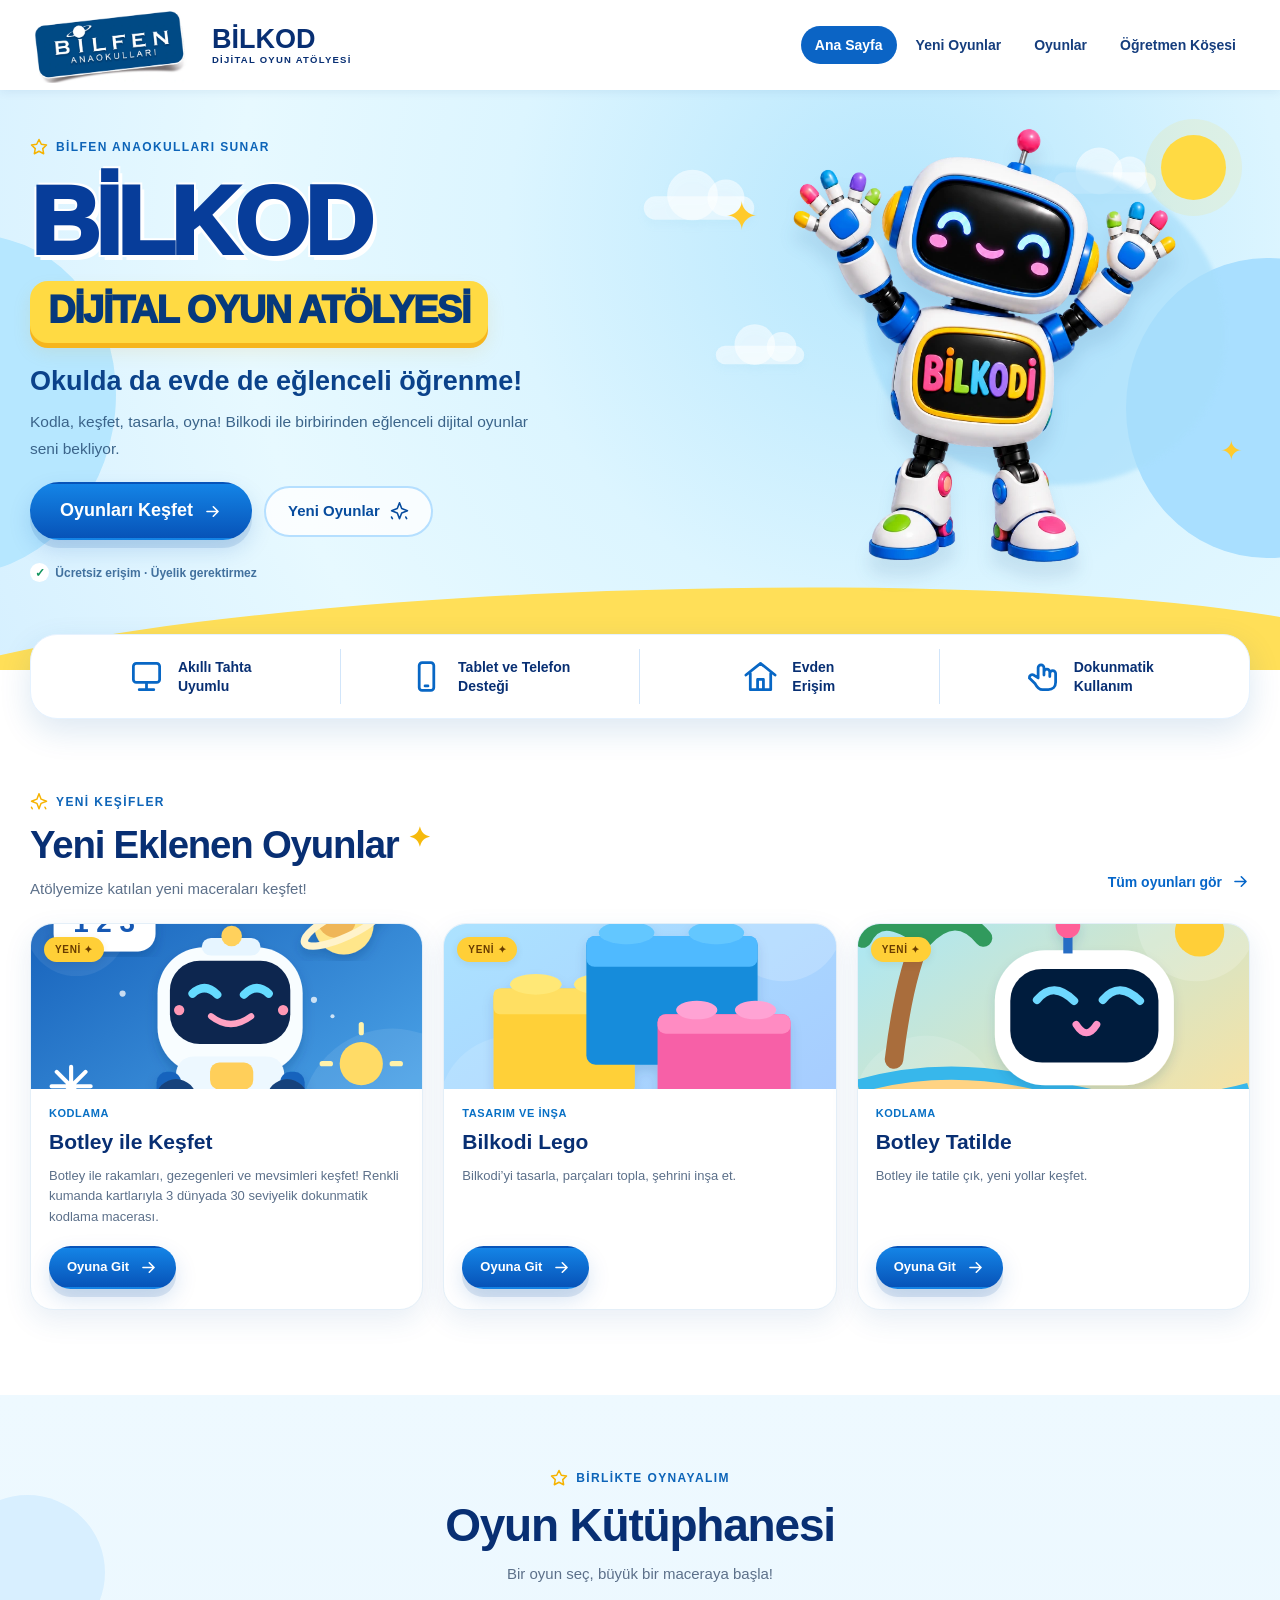
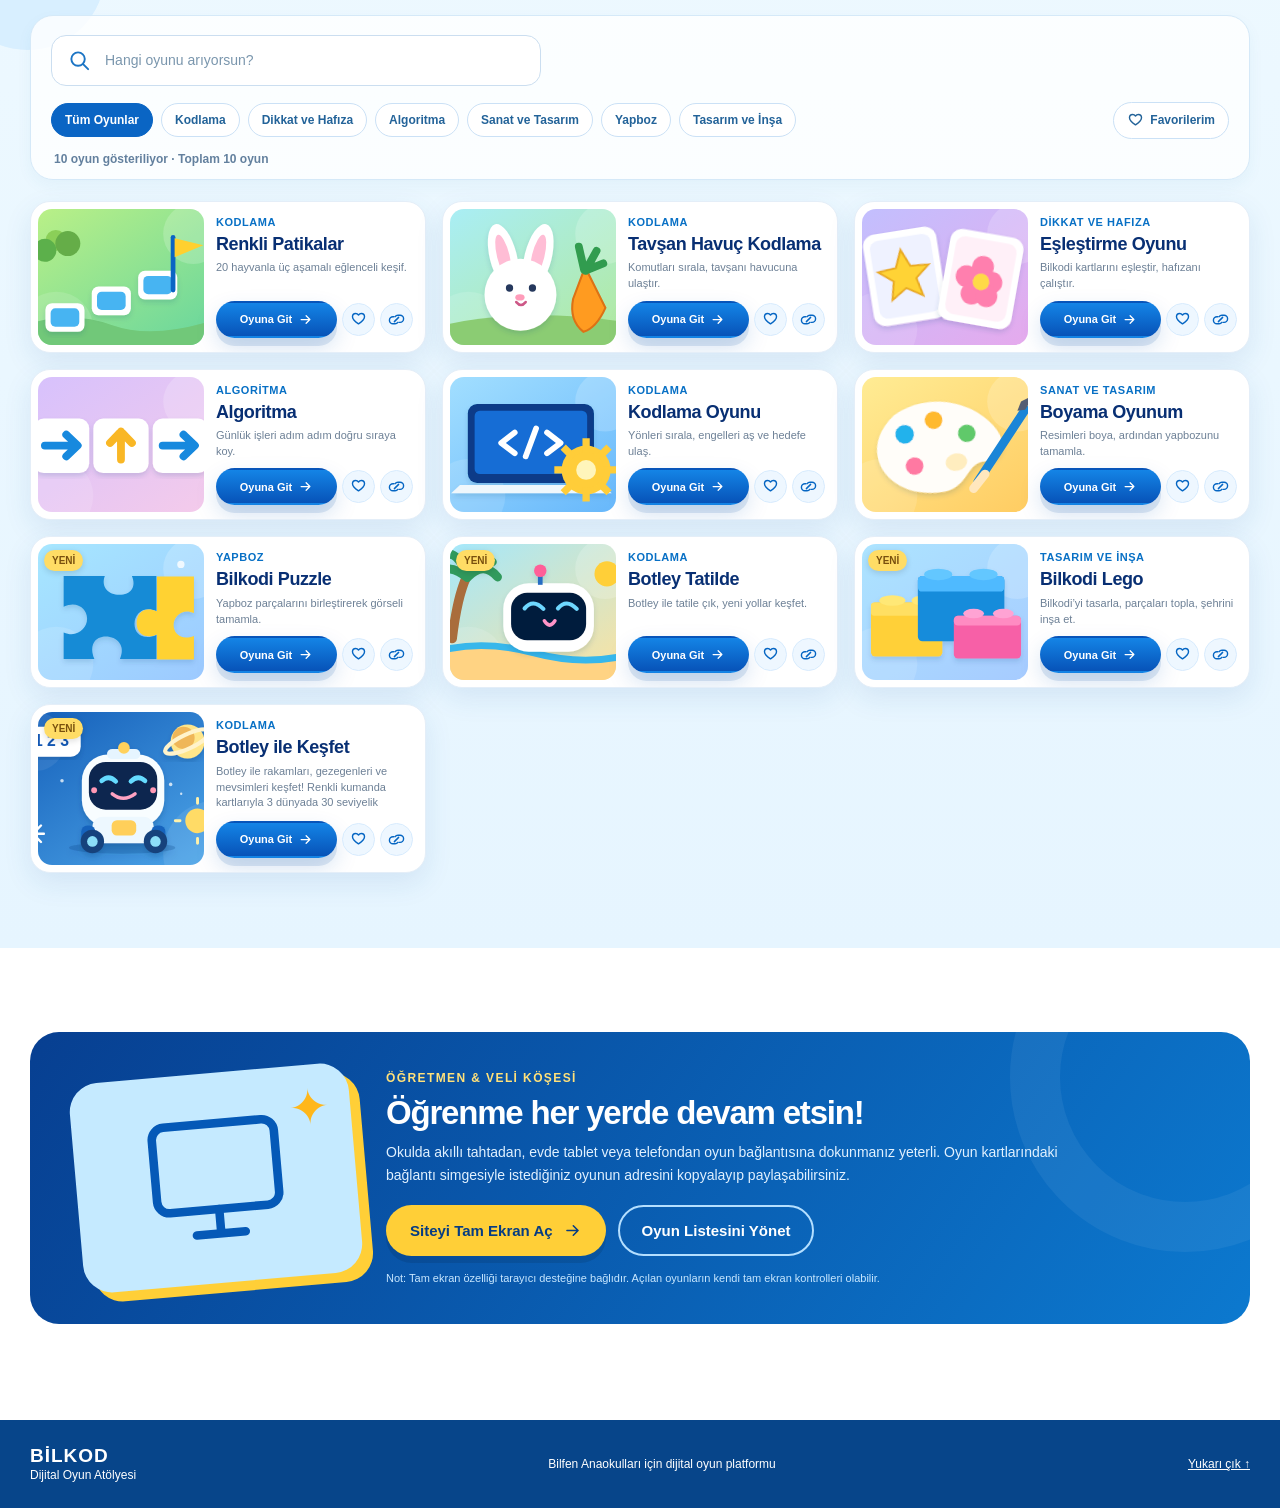
<file: index.html>
<!doctype html>
<html lang="tr">
<head>
  <meta charset="utf-8">
  <meta name="viewport" content="width=device-width, initial-scale=1, viewport-fit=cover">
  <meta name="theme-color" content="#0757a7">
  <meta name="description" content="BİLKOD Dijital Oyun Atölyesi: Bilfen Anaokulları için okulda ve evde kullanılabilen eğitici dijital oyunlar.">
  <title>BİLKOD | Dijital Oyun Atölyesi</title>
  <link rel="icon" href="assets/favicon.svg" type="image/svg+xml">
  <link rel="stylesheet" href="styles.css">
  <script defer src="yedek-oyunlar.js"></script>
  <script defer src="main.js"></script>
</head>
<body>
  <svg class="svg-symbols" aria-hidden="true" xmlns="http://www.w3.org/2000/svg"><symbol id="icon-arrow" viewBox="0 0 24 24"><path d="M5 12h14m-6-6 6 6-6 6"/></symbol><symbol id="icon-search" viewBox="0 0 24 24"><circle cx="10.5" cy="10.5" r="7"/><path d="m16 16 5 5"/></symbol><symbol id="icon-heart" viewBox="0 0 24 24"><path d="M20.5 8.2c0 4.4-8.5 10-8.5 10s-8.5-5.6-8.5-10c0-2.7 1.9-4.7 4.5-4.7 1.8 0 3.1 1 4 2.2.9-1.2 2.3-2.2 4-2.2 2.6 0 4.5 2 4.5 4.7Z"/></symbol><symbol id="icon-link" viewBox="0 0 24 24"><path d="M9 15 15 9M8 8h-1a5 5 0 0 0 0 10h3a5 5 0 0 0 4-2m-4-8a5 5 0 0 1 4-2h3a5 5 0 0 1 0 10h-1"/></symbol><symbol id="icon-board" viewBox="0 0 24 24"><rect x="3" y="3" width="18" height="13" rx="2"/><path d="M12 16v5m-5 0h10"/></symbol><symbol id="icon-phone" viewBox="0 0 24 24"><rect x="7" y="2.5" width="10" height="19" rx="2"/><path d="M11 18.5h2"/></symbol><symbol id="icon-home" viewBox="0 0 24 24"><path d="m2 11 10-8 10 8M5 10v11h14V10M10 21v-7h4v7"/></symbol><symbol id="icon-touch" viewBox="0 0 24 24"><path d="M9 13V6a2 2 0 0 1 4 0v5m0-2a2 2 0 0 1 4 0v3m0-2a2 2 0 0 1 4 0v6c0 3-2 5-5 5h-4c-2 0-4-2-5-4L3 13a2 2 0 0 1 3-2l3 2"/></symbol><symbol id="icon-star" viewBox="0 0 24 24"><path d="m12 2 3.1 6.3L22 9.3l-5 4.9 1.2 6.8-6.2-3.3-6.2 3.3L7 14.2l-5-4.9 6.9-1Z"/></symbol><symbol id="icon-sparkle" viewBox="0 0 24 24"><path d="m12 1 2.8 7.2L22 11l-7.2 2.8L12 21l-2.8-7.2L2 11l7.2-2.8ZM20 19l1 2m-19-2 1 2"/></symbol><symbol id="icon-sun" viewBox="0 0 24 24"><circle cx="12" cy="12" r="4"/><path d="M12 2v2m0 16v2M4.9 4.9l1.4 1.4m11.4 11.4 1.4 1.4M2 12h2m16 0h2M4.9 19.1l1.4-1.4M17.7 6.3l1.4-1.4"/></symbol><symbol id="icon-screen" viewBox="0 0 24 24"><rect x="2" y="3" width="20" height="14" rx="2"/><path d="M8 21h8M12 17v4"/></symbol><symbol id="icon-menu" viewBox="0 0 24 24"><path d="M4 6h16M4 12h16M4 18h16"/></symbol></svg>
  <a class="skip-link" href="#oyunlar">Oyunlara geç</a>
  <header class="site-header" id="ana-sayfa">
    <div class="container header-layout">
      <a class="logo-link" href="#ana-sayfa" aria-label="BİLKOD ana sayfa"><img src="assets/bilfen-logo.webp" width="195" height="94" alt="Bilfen Anaokulları logosu"></a>
      <a href="#ana-sayfa" class="header-wordmark"><span>BİLKOD</span><small>DİJİTAL OYUN ATÖLYESİ</small></a>
      <nav class="header-nav" id="menu" aria-label="Ana menü">
        <a href="#ana-sayfa" class="nav-current">Ana Sayfa</a><a href="#yeni-oyunlar">Yeni Oyunlar</a><a href="#oyunlar">Oyunlar</a><a href="#ogretmen">Öğretmen Köşesi</a>
      </nav>
      <button class="mobile-menu" type="button" id="menuBtn" aria-expanded="false" aria-controls="menu" aria-label="Menüyü aç"><svg class="icon"><use href="#icon-menu"/></svg></button>
    </div>
  </header>

  <main>
    <section class="hero" aria-labelledby="heroTitle">
      <div class="cloud cloud-one"></div><div class="cloud cloud-two"></div><div class="cloud cloud-three"></div>
      <div class="container hero-inner">
        <div class="hero-copy">
          <span class="eyebrow"><svg class="icon"><use href="#icon-star"/></svg> BİLFEN ANAOKULLARI SUNAR</span>
          <h1 id="heroTitle"><span class="hero-big-title">BİLKOD</span><span class="hero-sub-title">DİJİTAL OYUN ATÖLYESİ</span></h1>
          <p class="hero-lead">Okulda da evde de <strong>eğlenceli öğrenme!</strong></p>
          <p class="hero-desc">Kodla, keşfet, tasarla, oyna! Bilkodi ile birbirinden eğlenceli dijital oyunlar seni bekliyor.</p>
          <div class="hero-buttons"><a class="button button-primary hero-cta" href="#oyunlar">Oyunları Keşfet <svg class="icon"><use href="#icon-arrow"/></svg></a><a class="button button-ghost" href="#yeni-oyunlar">Yeni Oyunlar <svg class="icon"><use href="#icon-sparkle"/></svg></a></div>
          <span class="hero-small-note"><span class="small-check">✓</span> Ücretsiz erişim · Üyelik gerektirmez</span>
        </div>
        <div class="hero-visual"><div class="hero-sun" aria-hidden="true"></div><div class="hero-blob" aria-hidden="true"></div><img class="hero-robot" src="assets/bilkodi.webp" alt="Ellerini neşeyle kaldırmış Bilkodi robot karakteri" width="762" height="858"><span class="hero-floating floating-one" aria-hidden="true">✦</span><span class="hero-floating floating-two" aria-hidden="true">✦</span></div>
      </div>
      <div class="hero-hill" aria-hidden="true"></div>
    </section>

    <section class="feature-strip container" aria-label="Platform özellikleri">
      <div class="feature"><span class="feature-icon"><svg class="icon"><use href="#icon-board"/></svg></span><span>Akıllı Tahta<br>Uyumlu</span></div>
      <div class="feature"><span class="feature-icon"><svg class="icon"><use href="#icon-phone"/></svg></span><span>Tablet ve Telefon<br>Desteği</span></div>
      <div class="feature"><span class="feature-icon"><svg class="icon"><use href="#icon-home"/></svg></span><span>Evden<br>Erişim</span></div>
      <div class="feature"><span class="feature-icon"><svg class="icon"><use href="#icon-touch"/></svg></span><span>Dokunmatik<br>Kullanım</span></div>
    </section>

    <section class="section latest-section container" id="yeni-oyunlar">
      <div class="section-intro"><div><span class="section-kicker"><svg class="icon"><use href="#icon-sparkle"/></svg> YENİ KEŞİFLER</span><h2>Yeni Eklenen Oyunlar <span class="title-spark">✦</span></h2><p>Atölyemize katılan yeni maceraları keşfet!</p></div><a class="text-link" href="#oyunlar">Tüm oyunları gör <svg class="icon"><use href="#icon-arrow"/></svg></a></div>
      <div class="latest-grid" id="latestGrid" aria-live="polite"><p class="load-message">Oyunlar yükleniyor…</p></div>
    </section>

    <section class="library-wrap" id="oyunlar">
      <div class="container section">
        <div class="library-heading"><span class="section-kicker"><svg class="icon"><use href="#icon-star"/></svg> BİRLİKTE OYNAYALIM</span><h2>Oyun Kütüphanesi</h2><p>Bir oyun seç, büyük bir maceraya başla!</p></div>
        <div class="filters-panel">
          <label class="search-box"><svg class="icon"><use href="#icon-search"/></svg><span class="sr-only">Oyun ara</span><input id="searchInput" type="search" placeholder="Hangi oyunu arıyorsun?" autocomplete="off" spellcheck="false" aria-label="Oyun ara"></label>
          <div class="filter-row"><div class="category-filters" id="categoryFilters" aria-label="Oyun kategorileri"><button type="button" class="filter-pill active" data-category="Tümü" aria-pressed="true">Tüm Oyunlar</button></div><button type="button" class="favorites-filter" id="favoritesFilter" aria-pressed="false"><svg class="icon"><use href="#icon-heart"/></svg> Favorilerim</button></div>
          <div class="result-row"><span id="resultCount">9 oyun seni bekliyor</span><button type="button" id="resetFilters" class="plain-link" hidden>Filtreleri temizle</button></div>
        </div>
        <div class="games-grid" id="gamesGrid" aria-live="polite"><p class="load-message">Oyunlar yükleniyor…</p></div>
        <div class="empty-state" id="emptyState" hidden><div class="empty-icon">🔎</div><h3>Burada henüz oyun yok</h3><p>Başka bir oyun adı veya kategori deneyebilirsin.</p><button type="button" class="button button-primary" id="emptyReset">Tüm oyunları göster</button></div>
      </div>
    </section>

    <section class="container section teacher-section" id="ogretmen">
      <div class="teacher-panel"><div class="teacher-illustration" aria-hidden="true"><svg class="icon"><use href="#icon-screen"/></svg><span>✦</span></div><div class="teacher-copy"><span class="section-kicker">ÖĞRETMEN & VELİ KÖŞESİ</span><h2>Öğrenme her yerde devam etsin!</h2><p>Okulda akıllı tahtadan, evde tablet veya telefondan oyun bağlantısına dokunmanız yeterli. Oyun kartlarındaki bağlantı simgesiyle istediğiniz oyunun adresini kopyalayıp paylaşabilirsiniz.</p><div class="teacher-actions"><button type="button" class="button button-primary" id="fullscreenBtn">Siteyi Tam Ekran Aç <svg class="icon"><use href="#icon-arrow"/></svg></button><a href="yonetim.html" class="button button-outline">Oyun Listesini Yönet</a></div><p class="teacher-mini">Not: Tam ekran özelliği tarayıcı desteğine bağlıdır. Açılan oyunların kendi tam ekran kontrolleri olabilir.</p></div></div>
    </section>
  </main>
  <footer class="site-footer"><div class="container footer-row"><div class="footer-brand"><strong>BİLKOD</strong> <span>Dijital Oyun Atölyesi</span></div><span>Bilfen Anaokulları için dijital oyun platformu</span><a href="#ana-sayfa">Yukarı çık ↑</a></div></footer>
  <div class="toast" id="toast" role="status" aria-live="polite"></div>
</body>
</html>
</file>
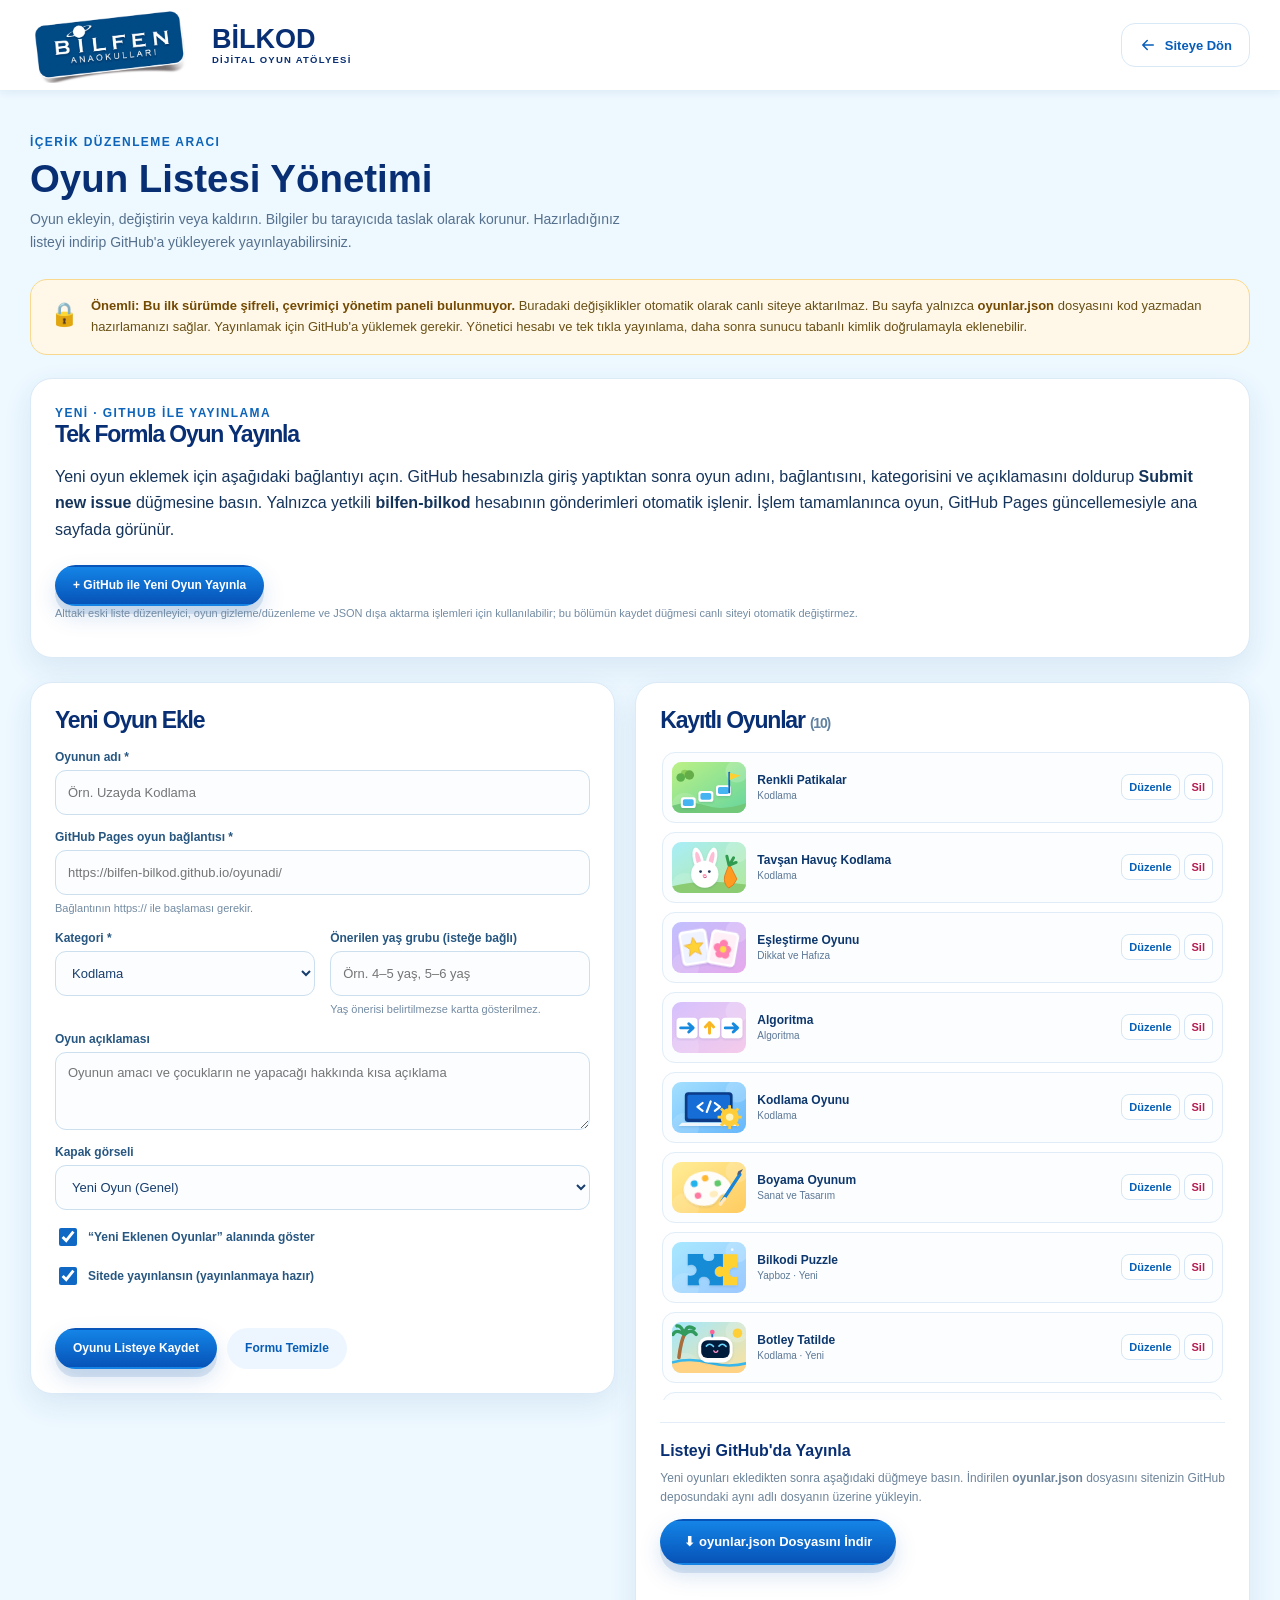
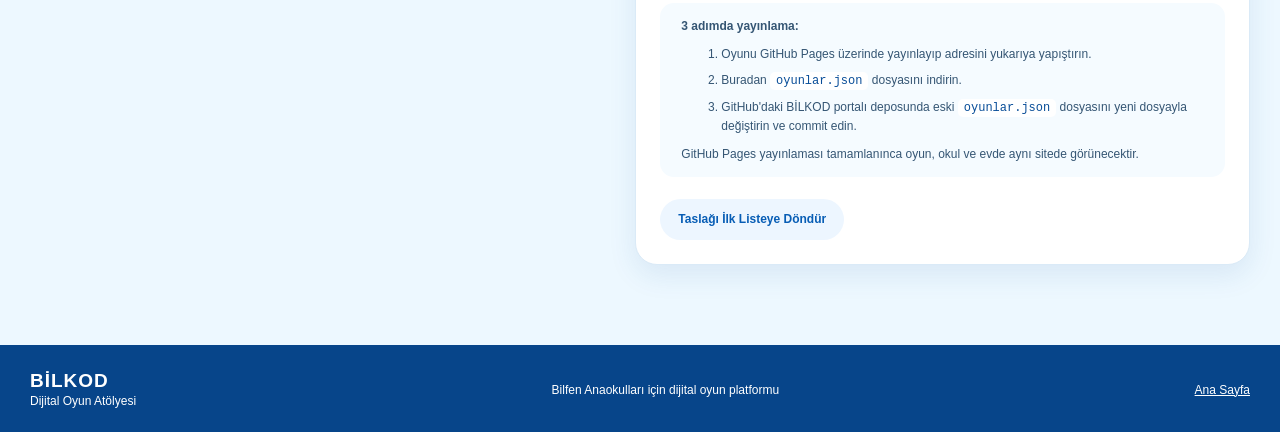
<file: yonetim-eski.html>
<!doctype html>
<html lang="tr"><head><meta charset="utf-8"><meta name="viewport" content="width=device-width, initial-scale=1"><meta name="robots" content="noindex,nofollow"><meta name="theme-color" content="#0757a7"><title>BİLKOD | Gelişmiş Liste Düzenleyici</title><link rel="icon" type="image/svg+xml" href="assets/favicon.svg"><link rel="stylesheet" href="styles.css"><script defer src="yedek-oyunlar.js"></script><script defer src="yonetim.js"></script></head>
<body>
<svg class="svg-symbols" aria-hidden="true"><symbol id="icon-arrow" viewBox="0 0 24 24"><path d="M5 12h14m-6-6 6 6-6 6"/></symbol></svg>
<header class="site-header"><div class="container header-layout"><a class="logo-link" href="index.html"><img src="assets/bilfen-logo.webp" width="195" height="94" alt="Bilfen Anaokulları"></a><a href="index.html" class="header-wordmark"><span>BİLKOD</span><small>DİJİTAL OYUN ATÖLYESİ</small></a><a href="index.html" class="admin-return" style="margin-left:auto"><svg class="icon"><use href="#icon-arrow"/></svg> Siteye Dön</a></div></header>
<main class="admin-main"><div class="container"><div class="admin-lead"><div><span class="section-kicker">İÇERİK DÜZENLEME ARACI</span><h1>Oyun Listesi Yönetimi</h1><p>Oyun ekleyin, değiştirin veya kaldırın. Bilgiler bu tarayıcıda taslak olarak korunur. Hazırladığınız listeyi indirip GitHub'a yükleyerek yayınlayabilirsiniz.</p></div></div>
<div class="admin-warning"><span style="font-size:23px" aria-hidden="true">🔒</span><div><strong>Önemli: Bu ilk sürümde şifreli, çevrimiçi yönetim paneli bulunmuyor.</strong> Buradaki değişiklikler otomatik olarak canlı siteye aktarılmaz. Bu sayfa yalnızca <strong>oyunlar.json</strong> dosyasını kod yazmadan hazırlamanızı sağlar. Yayınlamak için GitHub'a yüklemek gerekir. Yönetici hesabı ve tek tıkla yayınlama, daha sonra sunucu tabanlı kimlik doğrulamayla eklenebilir.</div></div>
<section class="admin-card" style="margin-bottom:24px"><span class="section-kicker">YENİ · GITHUB İLE YAYINLAMA</span><h2>Tek Formla Oyun Yayınla</h2><p>Yeni oyun eklemek için aşağıdaki bağlantıyı açın. GitHub hesabınızla giriş yaptıktan sonra oyun adını, bağlantısını, kategorisini ve açıklamasını doldurup <strong>Submit new issue</strong> düğmesine basın. Yalnızca yetkili <strong>bilfen-bilkod</strong> hesabının gönderimleri otomatik işlenir. İşlem tamamlanınca oyun, GitHub Pages güncellemesiyle ana sayfada görünür.</p><div class="form-buttons"><a class="button button-primary" href="https://github.com/bilfen-bilkod/-bilkod-dijital-oyun-atolyesi/issues/new?template=yeni-oyun.yml" target="_blank" rel="noopener noreferrer">+ GitHub ile Yeni Oyun Yayınla</a></div><p class="form-help">Alttaki eski liste düzenleyici, oyun gizleme/düzenleme ve JSON dışa aktarma işlemleri için kullanılabilir; bu bölümün kaydet düğmesi canlı siteyi otomatik değiştirmez.</p></section><div class="admin-layout"><section class="admin-card"><h2 id="formTitle">Yeni Oyun Ekle</h2><form id="gameForm" novalidate><input type="hidden" id="editingId"><div class="form-grid"><div class="form-field span2"><label for="gameTitle">Oyunun adı *</label><input id="gameTitle" maxlength="90" placeholder="Örn. Uzayda Kodlama" required></div><div class="form-field span2"><label for="gameUrl">GitHub Pages oyun bağlantısı *</label><input id="gameUrl" type="url" placeholder="https://bilfen-bilkod.github.io/oyunadi/" required><span class="form-help">Bağlantının https:// ile başlaması gerekir.</span></div><div class="form-field"><label for="gameCategory">Kategori *</label><select id="gameCategory"><option>Kodlama</option><option>Algoritma</option><option>Dikkat ve Hafıza</option><option>Sanat ve Tasarım</option><option>Yapboz</option><option>Tasarım ve İnşa</option><option>Diğer</option></select></div><div class="form-field"><label for="gameAges">Önerilen yaş grubu (isteğe bağlı)</label><input id="gameAges" placeholder="Örn. 4–5 yaş, 5–6 yaş"><span class="form-help">Yaş önerisi belirtilmezse kartta gösterilmez.</span></div><div class="form-field span2"><label for="gameDescription">Oyun açıklaması</label><textarea id="gameDescription" maxlength="180" placeholder="Oyunun amacı ve çocukların ne yapacağı hakkında kısa açıklama"></textarea></div><div class="form-field span2"><label for="gameCover">Kapak görseli</label><select id="gameCover"><option value="assets/covers/yeni-oyun.svg">Yeni Oyun (Genel)</option><option value="assets/covers/renkli-patikalar.svg">Renkli Patikalar</option><option value="assets/covers/tavsanhavuckodlama.svg">Tavşan / Havuç</option><option value="assets/covers/eselestirmeoyunu.svg">Eşleştirme</option><option value="assets/covers/algoritma.svg">Algoritma Okları</option><option value="assets/covers/kodlamaoyunu-bilkod.svg">Kodlama Ekranı</option><option value="assets/covers/boyamaoyunum.svg">Boyama Paleti</option><option value="assets/covers/bilkodipuzzle.svg">Puzzle</option><option value="assets/covers/botleytatilde.svg">Robot / Tatil</option><option value="assets/covers/botley-ile-kesfet.svg">Botley ile Keşfet</option><option value="assets/covers/bilkodi-lego2.svg">Yapı Blokları</option><option value="custom">Özel görsel bağlantısı kullan</option></select></div><div class="form-field span2" id="customCoverField" hidden><label for="gameCoverUrl">Görselin herkese açık HTTPS adresi</label><input id="gameCoverUrl" type="url" placeholder="https://.../kapak.png"><span class="form-help">Görseli önce internette yayınlamış olmanız gerekir.</span></div><div class="form-field span2 checkbox-field"><input type="checkbox" id="gameNew" checked><label for="gameNew">“Yeni Eklenen Oyunlar” alanında göster</label></div><div class="form-field span2 checkbox-field"><input type="checkbox" id="gamePublished" checked><label for="gamePublished">Sitede yayınlansın (yayınlanmaya hazır)</label></div></div><div id="formMessage" class="admin-status" role="status" aria-live="polite"></div><div class="form-buttons"><button type="submit" class="button button-primary" id="saveGame">Oyunu Listeye Kaydet</button><button type="button" class="button button-secondary" id="cancelEdit">Formu Temizle</button></div></form></section>
<section class="admin-card"><h2>Kayıtlı Oyunlar <span id="adminCount" style="font-size:14px;color:#6181a0"></span></h2><div class="admin-list" id="adminList"><p>Oyunlar yükleniyor…</p></div><div class="admin-export"><h3>Listeyi GitHub'da Yayınla</h3><p>Yeni oyunları ekledikten sonra aşağıdaki düğmeye basın. İndirilen <strong>oyunlar.json</strong> dosyasını sitenizin GitHub deposundaki aynı adlı dosyanın üzerine yükleyin.</p><button class="button button-primary" type="button" id="downloadList">⬇ oyunlar.json Dosyasını İndir</button><div id="exportMessage" class="admin-status" role="status" aria-live="polite"></div><div class="admin-steps"><strong>3 adımda yayınlama:</strong><ol><li>Oyunu GitHub Pages üzerinde yayınlayıp adresini yukarıya yapıştırın.</li><li>Buradan <code>oyunlar.json</code> dosyasını indirin.</li><li>GitHub'daki BİLKOD portalı deposunda eski <code>oyunlar.json</code> dosyasını yeni dosyayla değiştirin ve commit edin.</li></ol><span>GitHub Pages yayınlaması tamamlanınca oyun, okul ve evde aynı sitede görünecektir.</span></div></div><div class="form-buttons"><button type="button" class="button button-secondary" id="resetDraft">Taslağı İlk Listeye Döndür</button></div></section></div></div></main>
<footer class="site-footer"><div class="container footer-row"><div class="footer-brand"><strong>BİLKOD</strong><span>Dijital Oyun Atölyesi</span></div><span>Bilfen Anaokulları için dijital oyun platformu</span><a href="index.html">Ana Sayfa</a></div></footer></body></html>
</file>
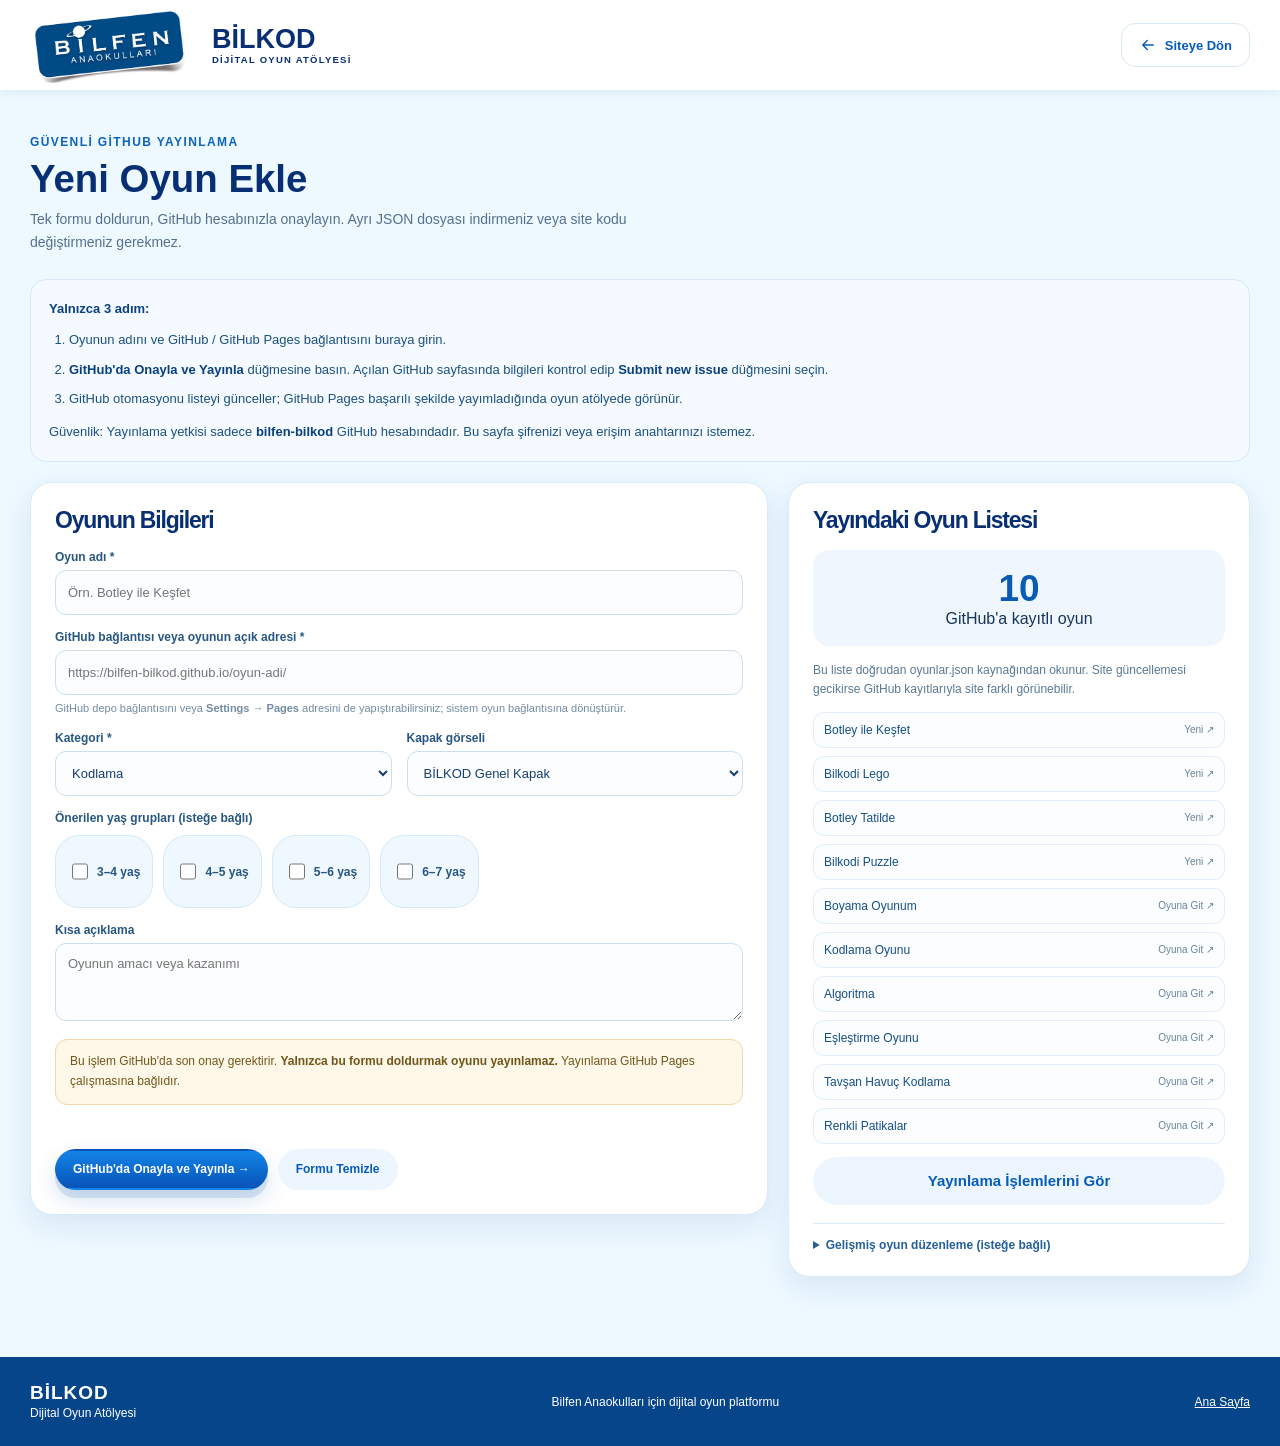
<file: yonetim.html>
<!doctype html>
<html lang="tr"><head>
<meta charset="utf-8"><meta name="viewport" content="width=device-width, initial-scale=1">
<meta name="robots" content="noindex,nofollow"><meta name="theme-color" content="#0757a7">
<title>BİLKOD | Yeni Oyun Yayınla</title>
<link rel="icon" type="image/svg+xml" href="assets/favicon.svg">
<link rel="stylesheet" href="styles.css">
<script defer src="yeni-yonetim.js"></script>
<style>
.publisher-help{border:1px solid #d7e8fa;border-radius:16px;padding:18px;background:#f4faff;color:#1c517f;font-size:13px;line-height:1.75;margin:0 0 20px}
.publisher-help strong{color:#0a407e}.publisher-help ol{padding-left:20px;margin:8px 0 0}.publisher-help li{margin:7px 0}
.publisher-grid{display:grid;grid-template-columns:minmax(0,1.23fr) minmax(280px,.77fr);gap:20px;align-items:start}
.publisher-category{font-size:12px;color:#597893;margin:0 0 8px;line-height:1.6}
.publisher-age{display:flex;flex-wrap:wrap;gap:10px;margin-top:4px}
.publisher-age label{display:inline-flex;gap:6px;align-items:center;background:#eff7ff;border:1px solid #d5e9f7;border-radius:24px;padding:10px 12px;font-size:12px;font-weight:800;cursor:pointer}
.publisher-age input{accent-color:#0767ba;width:16px;height:16px}
.publisher-note{background:#fff7e7;border:1px solid #eed9a7;border-radius:12px;padding:12px 14px;color:#71561b;line-height:1.55;font-size:12px}
.publisher-note p{margin:0}
.publisher-ready{margin-top:16px;border-radius:12px;padding:16px;background:#eaf5ff;display:none;line-height:1.65;font-size:13px;color:#104577}
.publisher-ready.show{display:block}.publisher-ready a{font-weight:900;text-decoration:underline;color:#095eae}
.publisher-link{word-break:break-all}.publisher-stat{background:#eff6fd;padding:18px;border-radius:16px;text-align:center}.publisher-stat strong{font-size:37px;display:block;color:#0a5bb3}
.publisher-live-list{display:flex;flex-direction:column;gap:8px;max-height:460px;overflow:auto;margin:13px 0}
.publisher-live-list a{display:flex;justify-content:space-between;gap:9px;align-items:center;border:1px solid #e1eef9;border-radius:11px;padding:10px;background:#fbfdff;color:#164f83;font-size:12px}
.publisher-live-list a:hover{background:#eaf5ff}
.publisher-live-list small{color:#6a829a;white-space:nowrap}
.publisher-details{margin-top:18px;border-top:1px solid #deebf8;padding-top:14px;color:#5a7591;font-size:12px}
.publisher-details summary{cursor:pointer;font-weight:800;color:#246098}
.publisher-details a{text-decoration:underline;color:#095cb0}
.publisher-status{font-size:13px;line-height:1.6;font-weight:800;color:#0b6eae;min-height:22px}
@media(max-width:850px){.publisher-grid{grid-template-columns:1fr}}
</style>
</head>
<body>
<svg class="svg-symbols" aria-hidden="true"><symbol id="icon-arrow" viewBox="0 0 24 24"><path d="M5 12h14m-6-6 6 6-6 6"/></symbol></svg>
<header class="site-header"><div class="container header-layout">
<a class="logo-link" href="index.html"><img src="assets/bilfen-logo.webp" width="195" height="94" alt="Bilfen Anaokulları"></a>
<a href="index.html" class="header-wordmark"><span>BİLKOD</span><small>DİJİTAL OYUN ATÖLYESİ</small></a>
<a href="index.html" class="admin-return" style="margin-left:auto"><svg class="icon"><use href="#icon-arrow"/></svg> Siteye Dön</a>
</div></header>
<main class="admin-main"><div class="container">
<div class="admin-lead"><div><span class="section-kicker">GÜVENLİ GİTHUB YAYINLAMA</span><h1>Yeni Oyun Ekle</h1><p>Tek formu doldurun, GitHub hesabınızla onaylayın. Ayrı JSON dosyası indirmeniz veya site kodu değiştirmeniz gerekmez.</p></div></div>
<div class="publisher-help"><strong>Yalnızca 3 adım:</strong><ol><li>Oyunun adını ve GitHub / GitHub Pages bağlantısını buraya girin.</li><li><strong>GitHub'da Onayla ve Yayınla</strong> düğmesine basın. Açılan GitHub sayfasında bilgileri kontrol edip <strong>Submit new issue</strong> düğmesini seçin.</li><li>GitHub otomasyonu listeyi günceller; GitHub Pages başarılı şekilde yayımladığında oyun atölyede görünür.</li></ol><p style="margin:10px 0 0">Güvenlik: Yayınlama yetkisi sadece <strong>bilfen-bilkod</strong> GitHub hesabındadır. Bu sayfa şifrenizi veya erişim anahtarınızı istemez.</p></div>
<div class="publisher-grid">
<section class="admin-card"><h2>Oyunun Bilgileri</h2><form id="publishGameForm" novalidate>
<div class="form-grid">
<div class="form-field span2"><label for="gameTitle">Oyun adı *</label><input id="gameTitle" maxlength="90" required placeholder="Örn. Botley ile Keşfet"></div>
<div class="form-field span2"><label for="gameUrl">GitHub bağlantısı veya oyunun açık adresi *</label><input id="gameUrl" type="url" required placeholder="https://bilfen-bilkod.github.io/oyun-adi/"><span class="form-help">GitHub depo bağlantısını veya <strong>Settings → Pages</strong> adresini de yapıştırabilirsiniz; sistem oyun bağlantısına dönüştürür.</span></div>
<div class="form-field"><label for="gameCategory">Kategori *</label><select id="gameCategory"><option>Kodlama</option><option>Algoritma</option><option>Dikkat ve Hafıza</option><option>Sanat ve Tasarım</option><option>Yapboz</option><option>Tasarım ve İnşa</option><option>Diğer</option></select></div>
<div class="form-field"><label for="gameCover">Kapak görseli</label><select id="gameCover">
<option value="assets/covers/yeni-oyun.svg">BİLKOD Genel Kapak</option>
<option value="assets/covers/renkli-patikalar.svg">Renkli Patikalar</option>
<option value="assets/covers/tavsanhavuckodlama.svg">Tavşan Havuç</option>
<option value="assets/covers/eselestirmeoyunu.svg">Eşleştirme</option>
<option value="assets/covers/algoritma.svg">Algoritma</option>
<option value="assets/covers/kodlamaoyunu-bilkod.svg">Kodlama</option>
<option value="assets/covers/boyamaoyunum.svg">Boyama</option>
<option value="assets/covers/bilkodipuzzle.svg">Puzzle</option>
<option value="assets/covers/botleytatilde.svg">Botley Tatilde</option>
<option value="assets/covers/bilkodi-lego2.svg">Bilkodi Lego</option>
<option value="assets/covers/botley-ile-kesfet.svg">Botley ile Keşfet</option>
<option value="custom">Özel HTTPS kapak bağlantısı</option></select></div>
<div class="form-field span2" id="customCoverField" hidden><label for="gameCoverUrl">Görsel bağlantısı (HTTPS)</label><input id="gameCoverUrl" type="url" placeholder="https://site.com/kapak.png"><span class="form-help">Görselin internette herkese açık bir adresi olmalı. Dosya yükleme bu sürümde yoktur.</span></div>
<div class="form-field span2"><label>Önerilen yaş grupları (isteğe bağlı)</label><div class="publisher-age"><label><input type="checkbox" name="age" value="3–4 yaş">3–4 yaş</label><label><input type="checkbox" name="age" value="4–5 yaş">4–5 yaş</label><label><input type="checkbox" name="age" value="5–6 yaş">5–6 yaş</label><label><input type="checkbox" name="age" value="6–7 yaş">6–7 yaş</label></div></div>
<div class="form-field span2"><label for="gameDescription">Kısa açıklama</label><textarea id="gameDescription" maxlength="180" placeholder="Oyunun amacı veya kazanımı"></textarea></div>
</div>
<div class="publisher-note" style="margin-top:18px"><p>Bu işlem GitHub'da son onay gerektirir. <strong>Yalnızca bu formu doldurmak oyunu yayınlamaz.</strong> Yayınlama GitHub Pages çalışmasına bağlıdır.</p></div>
<div id="formMessage" class="publisher-status" role="alert" aria-live="polite"></div>
<div class="form-buttons"><button type="submit" class="button button-primary" id="publishGame">GitHub'da Onayla ve Yayınla →</button><button type="reset" class="button button-secondary">Formu Temizle</button></div>
<div id="githubReady" class="publisher-ready" role="status" aria-live="polite"><strong>GitHub yayınlama formu açıldı.</strong><p>GitHub sayfasında oyun bilgilerini kontrol ederek <strong>Submit new issue</strong> düğmesine basın. Yeni sekme açılmadıysa <a id="githubFallback" href="https://github.com/bilfen-bilkod/-bilkod-dijital-oyun-atolyesi/issues/new?template=yeni-oyun.yml" target="_blank" rel="noopener noreferrer">GitHub onay sayfasını buradan açın.</a></p></div>
</form></section>
<aside class="admin-card"><h2>Yayındaki Oyun Listesi</h2><div class="publisher-stat"><strong id="gameCount">…</strong><span>GitHub'a kayıtlı oyun</span></div>
<p class="publisher-category" style="margin-top:15px">Bu liste doğrudan oyunlar.json kaynağından okunur. Site güncellemesi gecikirse GitHub kayıtlarıyla site farklı görünebilir.</p>
<div id="liveGames" class="publisher-live-list"><p class="publisher-category">Oyunlar yükleniyor…</p></div>
<a class="button button-secondary" href="https://github.com/bilfen-bilkod/-bilkod-dijital-oyun-atolyesi/actions" target="_blank" rel="noopener noreferrer" style="width:100%;text-align:center">Yayınlama İşlemlerini Gör</a>
<details class="publisher-details"><summary>Gelişmiş oyun düzenleme (isteğe bağlı)</summary><p>Oyun silme/gizleme ve taslaklar için <a href="yonetim-eski.html">eski JSON düzenleyiciye</a> ulaşabilirsiniz. Bu alandaki değişiklikler GitHub'a otomatik yüklenmez.</p></details>
</aside></div>
</div></main>
<footer class="site-footer"><div class="container footer-row"><div class="footer-brand"><strong>BİLKOD</strong><span>Dijital Oyun Atölyesi</span></div><span>Bilfen Anaokulları için dijital oyun platformu</span><a href="index.html">Ana Sayfa</a></div></footer>
</body></html>
</file>
<file: styles.css>
:root{--navy:#082f73;--deep:#063b8b;--blue:#0966ca;--sky:#effaff;--yellow:#ffcf37;--ink:#15345b;--muted:#5c708a;--border:#dcebf7;--shadow:0 10px 28px rgba(25,90,160,.10);--radius:22px;--max:1220px;color-scheme:light}
*{box-sizing:border-box}html{scroll-behavior:smooth;scroll-padding-top:96px}body{margin:0;background:white;color:var(--ink);font-family:'Trebuchet MS','Segoe UI',Arial,sans-serif;font-size:16px;-webkit-font-smoothing:antialiased;overflow-x:hidden}button,input,select,textarea{font:inherit}button{cursor:pointer}a{color:inherit;text-decoration:none}img{max-width:100%}svg.icon{width:23px;height:23px;fill:none;stroke:currentColor;stroke-width:2;stroke-linecap:round;stroke-linejoin:round;flex-shrink:0}.svg-symbols,.sr-only{position:absolute!important;width:1px;height:1px;overflow:hidden;clip:rect(0,0,0,0);white-space:nowrap}.skip-link{position:absolute;top:-100px;left:15px;background:#fff;padding:12px;z-index:100}.skip-link:focus{top:8px}.container{max-width:var(--max);width:calc(100% - 48px);margin:0 auto}h1,h2,h3,p{margin-top:0}h1,h2,h3{color:var(--navy)}h2{font-size:clamp(27px,3vw,40px);line-height:1.13;letter-spacing:-1.2px;margin:8px 0 10px}h3{font-size:20px}p{line-height:1.65}.section{padding-top:74px;padding-bottom:75px}.button{display:inline-flex;align-items:center;justify-content:center;gap:10px;border-radius:999px;padding:14px 22px;font-size:15px;line-height:1.1;font-weight:800;transition:transform .2s,background-color .2s,box-shadow .2s;border:2px solid transparent;white-space:nowrap}.button:hover{transform:translateY(-2px)}.button:focus-visible,a:focus-visible,button:focus-visible,input:focus-visible,select:focus-visible,textarea:focus-visible{outline:3px solid #ffbc30;outline-offset:3px}.button-primary{background:linear-gradient(180deg,#1484e6,#0753b8);color:#fff;box-shadow:0 8px 0 rgba(4,76,157,.12),0 10px 22px rgba(14,87,182,.17)}.button-primary:hover{background:#044eae}.button-ghost{color:#074c9e;background:rgba(255,255,255,.8);border-color:#b5dfff}.button-outline{color:#0761bd;border-color:#a6d0f3;background:white}.button .icon{width:19px;height:19px}.site-header{position:sticky;top:0;z-index:40;height:90px;background:rgba(255,255,255,.97);box-shadow:0 1px 10px rgba(10,69,135,.09);backdrop-filter:blur(14px)}.header-layout{height:100%;display:flex;align-items:center;gap:22px}.logo-link{width:160px;align-self:center;display:flex;align-items:center}.logo-link img{width:160px;height:auto;max-height:83px;object-fit:contain}.header-wordmark{display:flex;flex-direction:column;gap:1px;font-weight:900;color:var(--navy);white-space:nowrap}.header-wordmark span{font-size:27px;line-height:1}.header-wordmark small{font-size:9.5px;letter-spacing:1.25px}.header-nav{display:flex;align-items:center;gap:5px;margin-left:auto}.header-nav a{font-size:14px;font-weight:800;color:#153d7d;border-radius:999px;padding:11px 14px;transition:background .18s}.header-nav a:hover{background:#e9f3ff}.header-nav a.nav-current{background:#0b64c5;color:white}.mobile-menu{display:none;color:#0756b0;border:1px solid #cee4fc;background:#fff;width:43px;height:43px;align-items:center;justify-content:center;border-radius:13px;margin-left:auto}
.hero{position:relative;isolation:isolate;overflow:hidden;background:radial-gradient(circle at 70% 24%,#b5e6fd 0%,#dcf5ff 39%,#e7f9ff 66%,#d6f0ff 100%);min-height:535px}.hero:before{content:"";position:absolute;z-index:-1;left:-14%;top:25%;width:23%;height:340px;border-radius:43% 57% 55% 45%;background:#b6e7ff;transform:rotate(15deg)}.hero:after{content:"";position:absolute;z-index:-1;right:-10%;top:29%;width:22%;height:300px;border-radius:50%;background:#a9dfff}.hero-inner{display:grid;grid-template-columns:minmax(0,1.13fr) minmax(330px,.87fr);position:relative;z-index:3;align-items:center;min-height:520px}.hero-copy{padding:48px 0 88px;position:relative;z-index:5}.eyebrow,.section-kicker{font-size:12px;color:#0d64b8;font-weight:900;letter-spacing:1.4px;display:inline-flex;align-items:center;gap:8px}.eyebrow .icon,.section-kicker .icon{color:#f6b300;width:18px;height:18px}.hero h1{margin:15px 0 13px;line-height:1.04;max-width:715px}.hero-big-title{display:block;color:#073d9a;font-size:clamp(62px,7.5vw,112px);line-height:.97;font-weight:1000;letter-spacing:-5px;text-shadow:4px 5px #fff,-2px 2px #fff,2px -2px #fff}.hero-sub-title{display:inline-block;color:#06397c;background:#ffda43;font-size:clamp(23px,3vw,38px);font-weight:1000;letter-spacing:-1.5px;border-radius:18px;padding:10px 18px 12px;box-shadow:0 5px #f6b51c,0 9px 18px rgba(216,162,30,.13);margin-top:13px;white-space:nowrap}.hero-lead{font-size:clamp(20px,2.6vw,27px);font-weight:700;color:#0b428a;line-height:1.35;margin:20px 0 9px}.hero-desc{max-width:520px;color:#3b648a;font-size:15.5px;margin-bottom:20px;line-height:1.75}.hero-buttons{display:flex;gap:12px;align-items:center;flex-wrap:wrap}.hero-cta{font-size:18px;padding:17px 28px}.hero-small-note{display:block;font-size:12px;font-weight:700;margin-top:23px;color:#42719e}.small-check{display:inline-grid;place-items:center;background:white;color:#12945d;border-radius:50%;width:19px;height:19px;margin-right:3px}.hero-visual{height:500px;position:relative;align-self:stretch;display:grid;place-items:center}.hero-robot{position:relative;z-index:3;width:min(95%,405px);height:auto;max-height:477px;object-fit:contain;filter:drop-shadow(0 17px 8px rgba(19,70,114,.10));margin-top:11px;animation:robotFloat 5.5s ease-in-out infinite}.hero-blob{position:absolute;z-index:1;background:#a6defb;border-radius:48% 52% 46% 54%;height:320px;width:360px;right:25px;top:75px;filter:blur(2px);opacity:.65}.hero-sun{position:absolute;z-index:1;right:24px;top:45px;width:65px;height:65px;border-radius:50%;background:#ffda43;box-shadow:0 0 0 16px rgba(255,218,67,.13)}.hero-floating{position:absolute;z-index:4;font-size:40px;color:#ffca2c}.floating-one{top:103px;left:6px}.floating-two{right:7px;bottom:123px;font-size:27px}.cloud{position:absolute;z-index:0;width:170px;height:36px;background:rgba(255,255,255,.55);border-radius:80px;filter:drop-shadow(0 9px 6px rgba(119,197,225,.1))}.cloud:before,.cloud:after{content:"";background:inherit;border-radius:50%;position:absolute}.cloud:before{width:78px;height:78px;top:-41px;left:36px}.cloud:after{width:57px;height:57px;top:-26px;right:15px}.cloud-one{left:48%;top:100px;transform:scale(.65)}.cloud-two{right:7%;top:75px;transform:scale(.6)}.cloud-three{right:34%;top:247px;transform:scale(.52)}.hero-hill{position:absolute;z-index:2;bottom:-126px;left:-10%;width:120%;height:206px;background:#ffdf58;transform:rotate(-2deg);border-radius:50% 54% 0 0;pointer-events:none}@keyframes robotFloat{0%,100%{transform:translateY(0)}50%{transform:translateY(-9px)}}
.feature-strip{position:relative;z-index:10;margin-top:-36px;display:grid;grid-template-columns:repeat(4,1fr);background:#fff;box-shadow:0 12px 32px rgba(15,89,164,.14);border:1px solid #e5f2ff;min-height:85px;border-radius:27px;padding:14px 10px}.feature{display:flex;align-items:center;justify-content:center;gap:14px;color:var(--navy);font-size:14px;line-height:1.36;font-weight:900;border-right:1px solid #d1e5fa;padding:8px}.feature:last-child{border:0}.feature-icon{display:grid;place-items:center;color:#0867c5}.feature-icon .icon{width:35px;height:35px;stroke-width:1.9}
.section-intro{display:flex;justify-content:space-between;gap:30px;align-items:end;margin-bottom:22px}.section-intro p,.library-heading p{color:var(--muted);font-size:15px;margin:0}.section-intro .text-link{display:inline-flex;align-items:center;gap:9px;color:#0566c9;font-weight:900;font-size:14px;padding:10px 0;white-space:nowrap}.text-link .icon{width:19px;height:19px}.title-spark{color:#f6ba0c;font-size:27px;vertical-align:top}.latest-grid{display:grid;grid-template-columns:repeat(3,minmax(0,1fr));gap:20px}.latest-card{display:flex;flex-direction:column;overflow:hidden;background:#fff;box-shadow:var(--shadow);border:1px solid #e4eff8;border-radius:23px;transition:transform .2s,box-shadow .2s}.latest-card:hover,.game-card:hover{transform:translateY(-4px);box-shadow:0 17px 30px rgba(25,90,160,.15)}.latest-image{height:165px;position:relative;overflow:hidden;background:#d8efff}.latest-image img{height:100%;width:100%;object-fit:cover;display:block}.new-badge{position:absolute;top:13px;left:13px;background:#ffcf37;color:#683c00;font-size:10px;padding:7px 11px;border-radius:999px;font-weight:900;letter-spacing:.65px;box-shadow:0 2px 8px rgba(0,0,0,.07)}.latest-card-body{padding:18px 18px 20px;display:flex;gap:10px;flex-direction:column;flex:1}.card-category{font-size:11px;letter-spacing:.55px;color:#0870c5;font-weight:900;text-transform:uppercase}.latest-card h3{font-size:21px;line-height:1.25;margin:0}.latest-card p{font-size:13px;color:var(--muted);line-height:1.6;margin:0;flex:1;min-height:40px}.latest-card .button{align-self:flex-start;padding:10px 16px;font-size:13px;margin-top:8px}.latest-section{padding-bottom:85px}
.library-wrap{background:linear-gradient(180deg,#eef9ff 0%,#e6f5ff 100%);position:relative}.library-wrap:before{content:"";position:absolute;left:-50px;top:100px;width:155px;height:155px;border-radius:50%;background:#d8efff}.library-heading{text-align:center;margin-bottom:28px;position:relative}.library-heading h2{font-size:clamp(34px,4vw,46px);margin-top:9px}.filters-panel{background:rgba(255,255,255,.82);padding:19px 20px 13px;border-radius:23px;border:1px solid #d5e9f8;box-shadow:0 6px 15px rgba(48,110,166,.05);margin-bottom:21px;position:relative}.search-box{display:flex;align-items:center;gap:12px;background:#fff;color:#1b74c4;max-width:490px;border:1.5px solid #cbdef0;border-radius:15px;padding:0 16px;height:51px}.search-box:focus-within{border-color:#1588e4;box-shadow:0 0 0 3px #d1ebff}.search-box input{border:none;outline:0!important;flex:1;min-width:0;width:100%;background:transparent;color:var(--navy);font-size:14px}.search-box input::placeholder{color:#7a96ad}.filter-row{display:flex;align-items:center;justify-content:space-between;gap:14px;margin-top:16px}.category-filters{display:flex;flex-wrap:wrap;gap:8px}.filter-pill,.favorites-filter{border:1px solid #cbe1f6;border-radius:999px;padding:9px 13px;color:#236399;font-size:12px;font-weight:900;background:#fff;transition:background .2s}.filter-pill:hover,.favorites-filter:hover{background:#f0f8ff}.filter-pill.active,.favorites-filter.active{color:#fff;background:#0a65c4;border-color:#0a65c4}.favorites-filter{display:flex;align-items:center;gap:6px;white-space:nowrap}.favorites-filter .icon{width:17px;height:17px}.result-row{display:flex;align-items:center;justify-content:space-between;padding:13px 3px 0;color:#63809e;font-size:12px;font-weight:800}.plain-link{background:transparent;border:0;color:#075bbb;text-decoration:underline;font-weight:900;font-size:12px}.games-grid{display:grid;grid-template-columns:repeat(3,minmax(0,1fr));gap:16px}.game-card{position:relative;overflow:hidden;background:#fff;border:1px solid #e4eef8;border-radius:20px;box-shadow:var(--shadow);min-height:145px;display:flex;padding:7px;gap:12px;transition:transform .2s,box-shadow .2s}.game-cover{width:45%;max-width:166px;min-width:125px;object-fit:cover;border-radius:14px;display:block}.game-card-content{padding:7px 5px 7px 0;display:flex;flex-direction:column;min-width:0;flex:1}.game-card h3{font-size:18px;line-height:1.15;letter-spacing:-.4px;margin:6px 0 6px;overflow-wrap:anywhere}.game-card-desc{color:#6d8096;font-size:11px;line-height:1.42;max-height:48px;overflow:hidden;margin:0;flex:1}.game-card-footer{display:flex;align-items:center;gap:5px;margin-top:9px}.game-card-footer .button{font-size:11px;padding:9px 10px;gap:6px;flex:1;min-width:0}.game-card-footer .button .icon{width:15px;height:15px}.icon-action{display:grid;place-items:center;background:#eef7ff;color:#0666c3;border:1px solid #d7ebfd;width:33px;height:33px;border-radius:50%;flex-shrink:0;transition:background .2s}.icon-action:hover{background:#dcefff}.icon-action .icon{width:17px;height:17px}.icon-action.favorited{background:#ffedf5;color:#e0347b;border-color:#ffd0df}.icon-action.favorited .icon{fill:#f6689d}.card-new-dot{position:absolute;top:13px;left:13px;border-radius:999px;color:#79500e;background:#ffdc65;padding:5px 8px;font-size:10px;font-weight:900;box-shadow:0 2px 6px #0002}.empty-state{text-align:center;max-width:440px;margin:28px auto 12px;padding:35px;border:1px dashed #add3f4;border-radius:20px;background:#fff}.empty-state .empty-icon{font-size:38px}.empty-state h3{margin:8px 0}.empty-state p{color:var(--muted);font-size:14px}.empty-state .button{font-size:13px}.load-message{color:#58799a;text-align:center;grid-column:1/-1;margin:12px 0;padding:30px}
.teacher-section{padding-top:84px;padding-bottom:96px}.teacher-panel{background:linear-gradient(125deg,#073f91,#0c79cf);display:grid;grid-template-columns:280px 1fr;gap:30px;align-items:center;border-radius:29px;padding:36px 46px;color:#fff;overflow:hidden;position:relative}.teacher-panel:before{content:"";position:absolute;width:250px;height:250px;border:50px solid rgba(255,255,255,.06);border-radius:50%;right:-110px;top:-130px}.teacher-illustration{height:210px;background:#c5eaff;border-radius:29px;display:grid;place-items:center;transform:rotate(-5deg);box-shadow:10px 10px 0 #ffcf37;position:relative}.teacher-illustration .icon{color:#0559b7;width:147px;height:147px;stroke-width:1.4}.teacher-illustration span{position:absolute;color:#ffb71b;font-size:49px;top:15px;right:21px}.teacher-copy{position:relative}.teacher-copy h2{color:#fff;font-size:33px;max-width:600px}.teacher-copy p{color:#e1f1ff;max-width:700px;font-size:14px}.teacher-copy .section-kicker{color:#ffe17a}.teacher-actions{display:flex;gap:12px;flex-wrap:wrap;margin:18px 0 13px}.teacher-actions .button-primary{background:#ffcf37;color:#063c83;box-shadow:0 7px 0 rgba(0,0,0,.1)}.teacher-actions .button-outline{background:transparent;border-color:#b4dfff;color:#fff}.teacher-copy .teacher-mini{font-size:11px;color:#c8e7ff;margin:10px 0 0}.site-footer{background:#07458a;color:#fff;padding:24px 0}.footer-row{display:flex;align-items:center;justify-content:space-between;gap:25px;font-size:12px}.footer-brand{display:flex;flex-direction:column;line-height:1.3}.footer-brand strong{font-size:19px;letter-spacing:1px}.footer-row a{text-decoration:underline}.toast{position:fixed;z-index:100;bottom:22px;left:50%;transform:translate(-50%,120px);background:#052c63;color:white;padding:12px 21px;border-radius:14px;font-weight:800;box-shadow:0 10px 35px #0004;opacity:0;pointer-events:none;transition:transform .25s,opacity .25s;white-space:nowrap;max-width:calc(100vw - 30px);text-align:center;font-size:13px}.toast.show{transform:translate(-50%,0);opacity:1}
/* Management editor */.admin-main{background:#edf8ff;min-height:calc(100vh - 180px);padding:42px 0 80px}.admin-lead{display:flex;justify-content:space-between;align-items:start;gap:18px;margin-bottom:25px}.admin-lead h1{font-size:clamp(28px,3vw,40px);margin:7px 0}.admin-lead p{font-size:14px;color:#56718e;max-width:620px;margin:0}.admin-return{display:inline-flex;align-items:center;gap:8px;background:#fff;border:1px solid #d9e8f5;color:#075db9;padding:12px 17px;border-radius:14px;font-weight:900;font-size:13px}.admin-return .icon{width:18px;height:18px;transform:rotate(180deg)}.admin-warning{background:#fff8e8;border:1px solid #f8d98d;border-radius:17px;color:#695016;padding:16px 19px;display:flex;gap:12px;align-items:flex-start;font-size:13px;line-height:1.6;margin-bottom:23px}.admin-warning strong{color:#744a03}.admin-layout{display:grid;grid-template-columns:minmax(320px,1fr) minmax(340px,1.05fr);gap:20px;align-items:start}.admin-card{background:white;border:1px solid #daeaf7;border-radius:22px;padding:24px;box-shadow:var(--shadow)}.admin-card h2{font-size:23px;margin:0 0 17px}.admin-card h3{font-size:16px}.form-grid{display:grid;grid-template-columns:1fr 1fr;gap:15px}.form-field{display:flex;flex-direction:column;gap:6px;min-width:0}.form-field.span2{grid-column:span 2}.form-field label{font-size:12px;color:#275781;font-weight:900}.form-field input,.form-field select,.form-field textarea{width:100%;border:1px solid #cbdfee;border-radius:11px;background:#fbfdff;color:#183e6d;padding:12px;font-size:13px;outline:0;min-height:45px}.form-field textarea{min-height:78px;resize:vertical}.form-help{font-size:11px;line-height:1.4;color:#728ba3}.form-field.checkbox-field{flex-direction:row;align-items:center;gap:8px}.checkbox-field input{width:18px;min-height:auto;height:18px;accent-color:#0e68c4}.form-buttons{display:flex;gap:10px;flex-wrap:wrap;margin-top:22px}.form-buttons .button{font-size:12px;padding:12px 16px}.button-secondary{background:#edf6ff;color:#075db5}.admin-list{display:flex;flex-direction:column;gap:9px;max-height:650px;overflow-y:auto;padding:2px}.admin-item{display:flex;align-items:center;gap:11px;padding:9px;border-radius:13px;border:1px solid #e0edf8;background:#fbfdff}.admin-item img{width:74px;height:51px;border-radius:9px;object-fit:cover}.admin-item-info{display:flex;flex:1;flex-direction:column;min-width:0;gap:3px}.admin-item-info strong{font-size:12px;color:#0d376c;white-space:nowrap;text-overflow:ellipsis;overflow:hidden}.admin-item-info small{font-size:10px;color:#5b7795}.admin-item-actions{display:flex;gap:4px}.admin-small-btn{border:1px solid #d4e6f6;background:#fff;color:#075fb7;border-radius:8px;padding:6px 7px;font-weight:900;font-size:11px;white-space:nowrap}.admin-small-btn.danger{color:#b51d53}.admin-export{margin-top:22px;border-top:1px solid #e3edf7;padding-top:19px}.admin-export h3{margin:0 0 9px}.admin-export p{font-size:12px;color:#6d849a;line-height:1.6}.admin-export .button{font-size:13px}.admin-steps{margin-top:20px;background:#f5fbff;padding:16px 21px;border-radius:14px;color:#355674;font-size:12px}.admin-steps li{margin:8px 0;line-height:1.5}.admin-steps code{font-size:12px;color:#084d98;background:white;padding:2px 6px;border-radius:5px}.admin-status{font-size:12px;min-height:18px;color:#0b6eae;font-weight:800;padding-top:8px}.inline-link{text-decoration:underline;color:#1164ae}
@media (max-width:1100px){.header-wordmark{display:none}.hero-big-title{font-size:clamp(67px,8.5vw,97px)}.hero-sub-title{font-size:clamp(20px,2.85vw,30px)}.hero-inner{grid-template-columns:minmax(0,1.08fr) minmax(300px,.92fr)}.game-card{gap:9px}.game-cover{min-width:95px;width:40%}.game-card h3{font-size:16px}.game-card-desc{font-size:10px}.game-card-footer{gap:4px}.icon-action{width:30px;height:30px}.game-card-footer .button{font-size:10px;padding:8px}.feature{font-size:13px}}
@media (max-width:850px){.site-header{height:77px}.header-layout{gap:10px}.logo-link,.logo-link img{width:140px}.mobile-menu{display:flex}.header-wordmark{display:flex;margin-right:auto}.header-wordmark span{font-size:20px}.header-wordmark small{font-size:7px}.header-nav{display:none;position:absolute;top:76px;left:0;right:0;background:#fff;box-shadow:0 10px 15px #0b509524;padding:14px 22px;flex-direction:column;align-items:stretch;gap:7px}.header-nav.open{display:flex}.header-nav a{padding:12px 15px}.hero-inner{min-height:510px;grid-template-columns:1fr .75fr}.hero-big-title{font-size:clamp(62px,9vw,89px)}.hero-sub-title{font-size:clamp(21px,3.2vw,28px)}.hero-desc{font-size:14px}.hero-visual{height:460px}.hero-robot{width:106%;max-height:430px}.hero-copy{padding:57px 0 83px}.feature{font-size:11px;gap:8px}.feature-icon .icon{width:30px;height:30px}.games-grid{grid-template-columns:repeat(2,minmax(0,1fr))}.latest-grid{gap:12px}.latest-image{height:125px}.latest-card h3{font-size:17px}.latest-card-body{padding:14px}.teacher-panel{grid-template-columns:175px 1fr;padding:30px 27px}.teacher-illustration{height:170px}.teacher-illustration .icon{width:112px;height:112px}.teacher-copy h2{font-size:27px}.admin-layout{grid-template-columns:1fr}}
@media (max-width:600px){.container{width:calc(100% - 30px)}.site-header{height:71px}.header-layout{gap:8px}.logo-link,.logo-link img{width:108px}.header-wordmark span{font-size:19px}.header-wordmark small{font-size:7px;letter-spacing:.5px}.header-nav{top:70px}.hero{min-height:0}.hero-inner{display:flex;flex-direction:column;min-height:unset;text-align:center}.hero-copy{padding:34px 0 5px}.hero .eyebrow{font-size:10px}.hero-big-title{font-size:clamp(62px,15vw,88px);letter-spacing:-3px}.hero-sub-title{font-size:clamp(18px,4.8vw,26px);padding:9px 13px;margin-top:12px;white-space:normal}.hero-lead{font-size:19px;margin:20px auto 9px}.hero-desc{font-size:13px;margin:0 auto 17px;line-height:1.7}.hero-buttons{justify-content:center;gap:10px}.hero-cta{font-size:15px;padding:14px 17px}.button-ghost{font-size:13px;padding:13px 14px}.hero-small-note{margin-top:17px;font-size:10px}.hero-visual{height:310px;width:100%;display:flex;justify-content:center;align-items:flex-end}.hero-robot{width:auto;height:320px;max-height:320px;margin-top:0}.hero-blob{height:245px;width:250px;top:39px;right:calc(50% - 125px)}.hero-sun{top:25px;right:12%}.floating-one{top:32px;left:8%}.floating-two{bottom:30px;right:11%}.hero-hill{height:110px;bottom:-65px}.cloud-one{left:6%;top:230px}.cloud-two{right:0;top:62px}.feature-strip{margin-top:-14px;grid-template-columns:1fr 1fr;border-radius:20px;padding:10px}.feature{border-bottom:1px solid #d1e5fa;font-size:11px;justify-content:flex-start;padding:10px 6px}.feature:nth-child(2){border-right:0}.feature:nth-child(n+3){border-bottom:0}.feature-icon .icon{width:26px;height:26px}.section{padding-top:48px;padding-bottom:52px}.section-intro{align-items:flex-start;gap:11px}.section-intro h2,.library-heading h2{font-size:29px}.section-intro p{font-size:12px}.section-intro .text-link{font-size:11px;max-width:90px;line-height:1.4;white-space:normal}.latest-grid{grid-template-columns:1fr;gap:14px}.latest-card{flex-direction:row;min-height:120px;padding:6px}.latest-image{width:41%;height:auto;min-height:127px;border-radius:16px;flex-shrink:0}.latest-card-body{padding:11px 9px}.latest-card h3{font-size:17px}.latest-card p{font-size:11px;min-height:unset}.latest-card .button{padding:9px 13px;font-size:11px;margin-top:5px}.latest-section{padding-bottom:50px}.filters-panel{padding:13px}.search-box{height:46px}.filter-row{flex-direction:column;align-items:stretch}.category-filters{gap:6px}.filter-pill{font-size:11px;padding:8px 10px}.favorites-filter{align-self:flex-start;padding:9px 12px}.games-grid{grid-template-columns:1fr;gap:12px}.game-card{min-height:138px;gap:14px}.game-cover{max-width:145px;width:42%;min-width:125px}.game-card h3{font-size:18px}.game-card-desc{font-size:11px}.game-card-footer .button{font-size:12px;padding:9px 13px}.icon-action{width:34px;height:34px}.teacher-section{padding-top:56px}.teacher-panel{grid-template-columns:1fr;gap:28px;padding:28px 23px}.teacher-illustration{display:none}.teacher-copy h2{font-size:29px}.teacher-copy p{font-size:13px}.teacher-actions .button{width:100%;font-size:12px}.footer-row{flex-wrap:wrap;justify-content:center;text-align:center;gap:12px}.footer-brand{width:100%}.admin-main{padding-top:27px}.admin-lead{flex-direction:column}.admin-card{padding:17px}.form-grid{grid-template-columns:1fr}.form-field.span2{grid-column:span 1}.admin-list{max-height:none}.admin-small-btn{padding:5px}.admin-item img{width:60px;height:44px}}
@media (prefers-reduced-motion:reduce){html{scroll-behavior:auto}.hero-robot{animation:none}.button,.latest-card,.game-card{transition:none}}
[hidden]{display:none!important}
</file>
